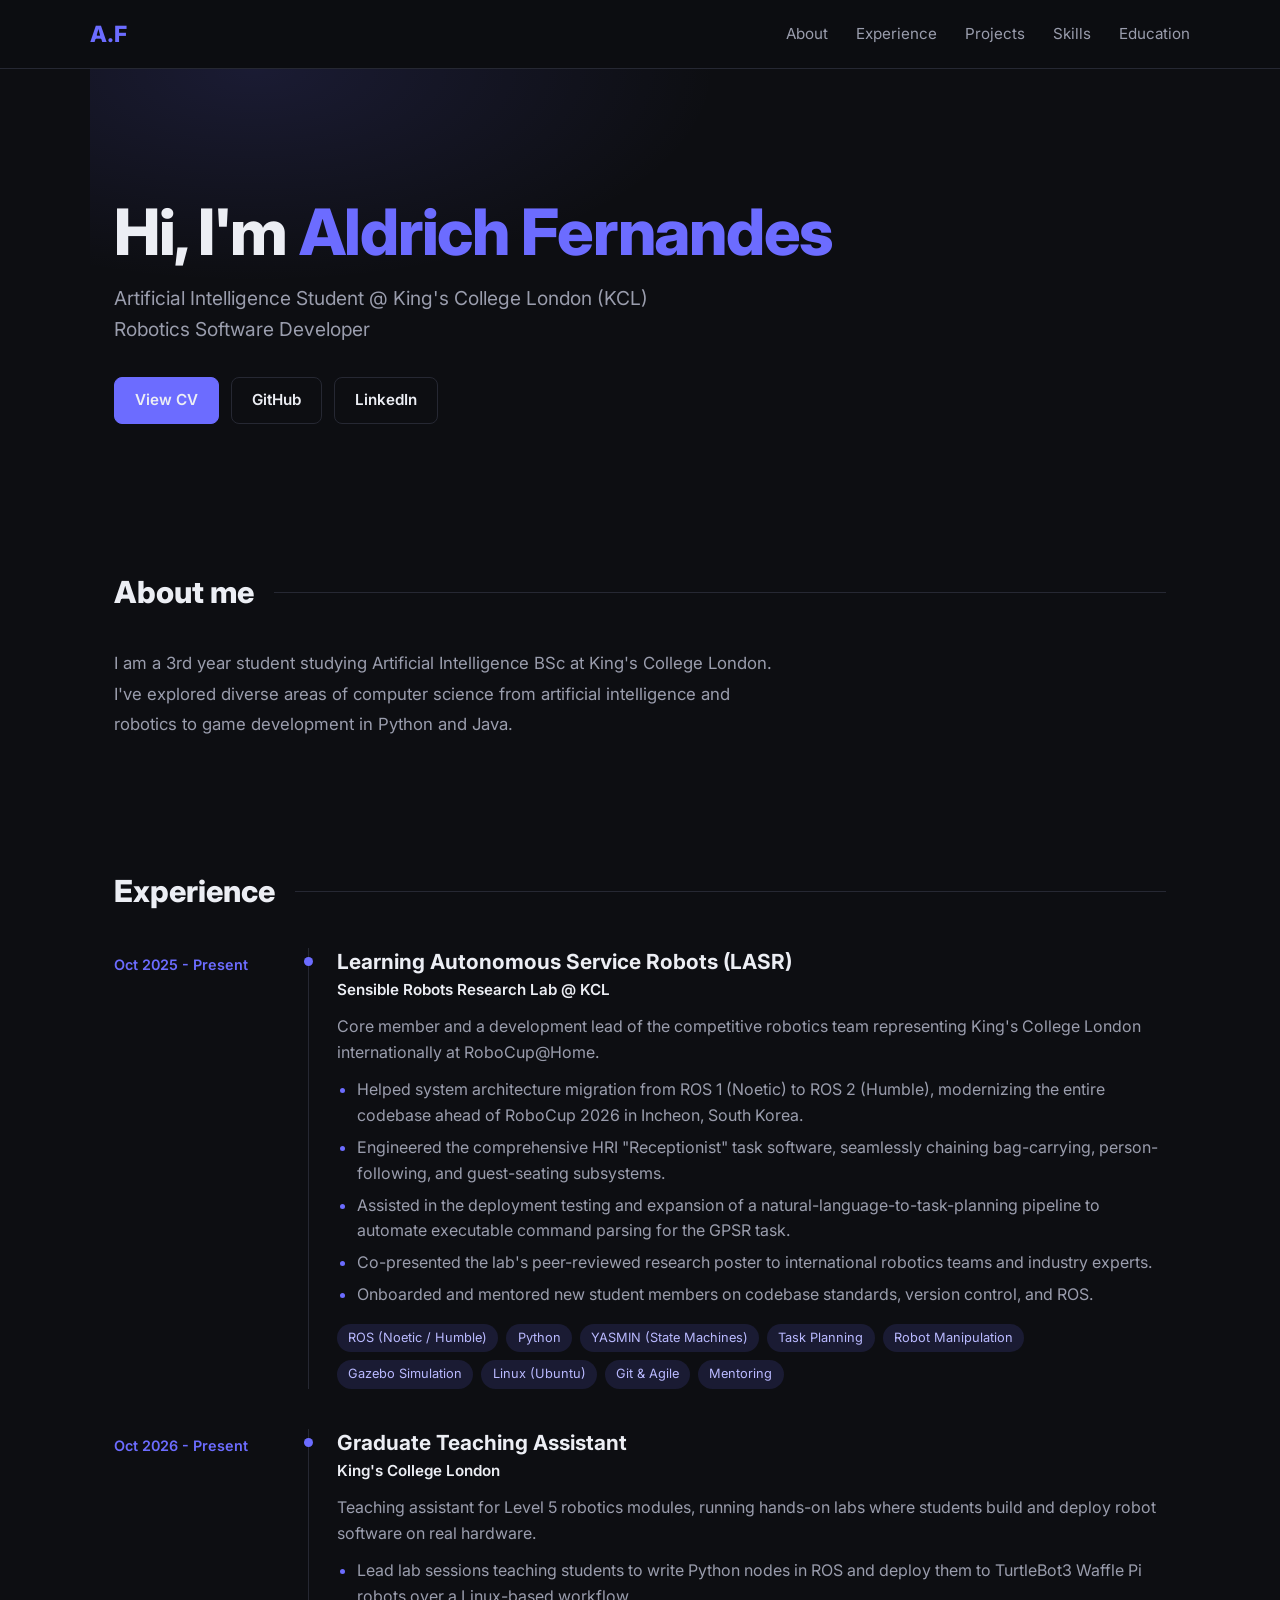
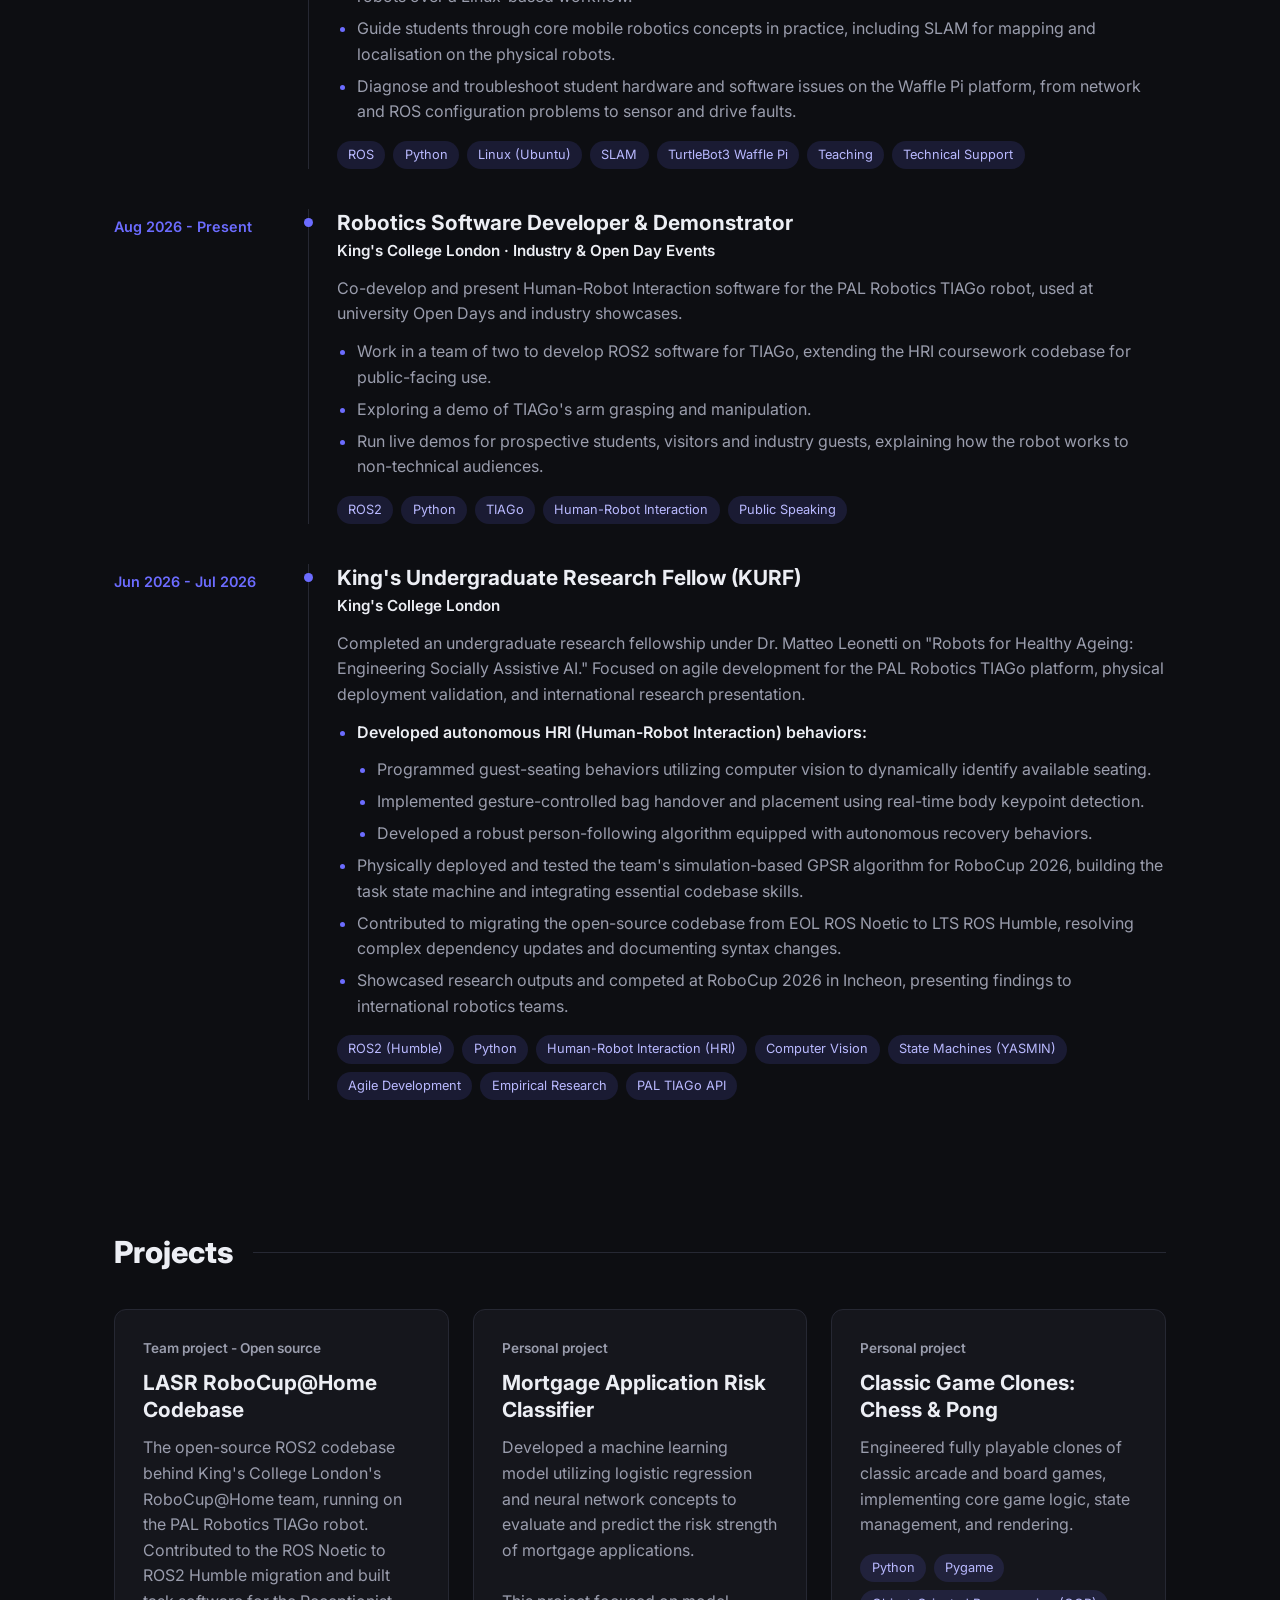
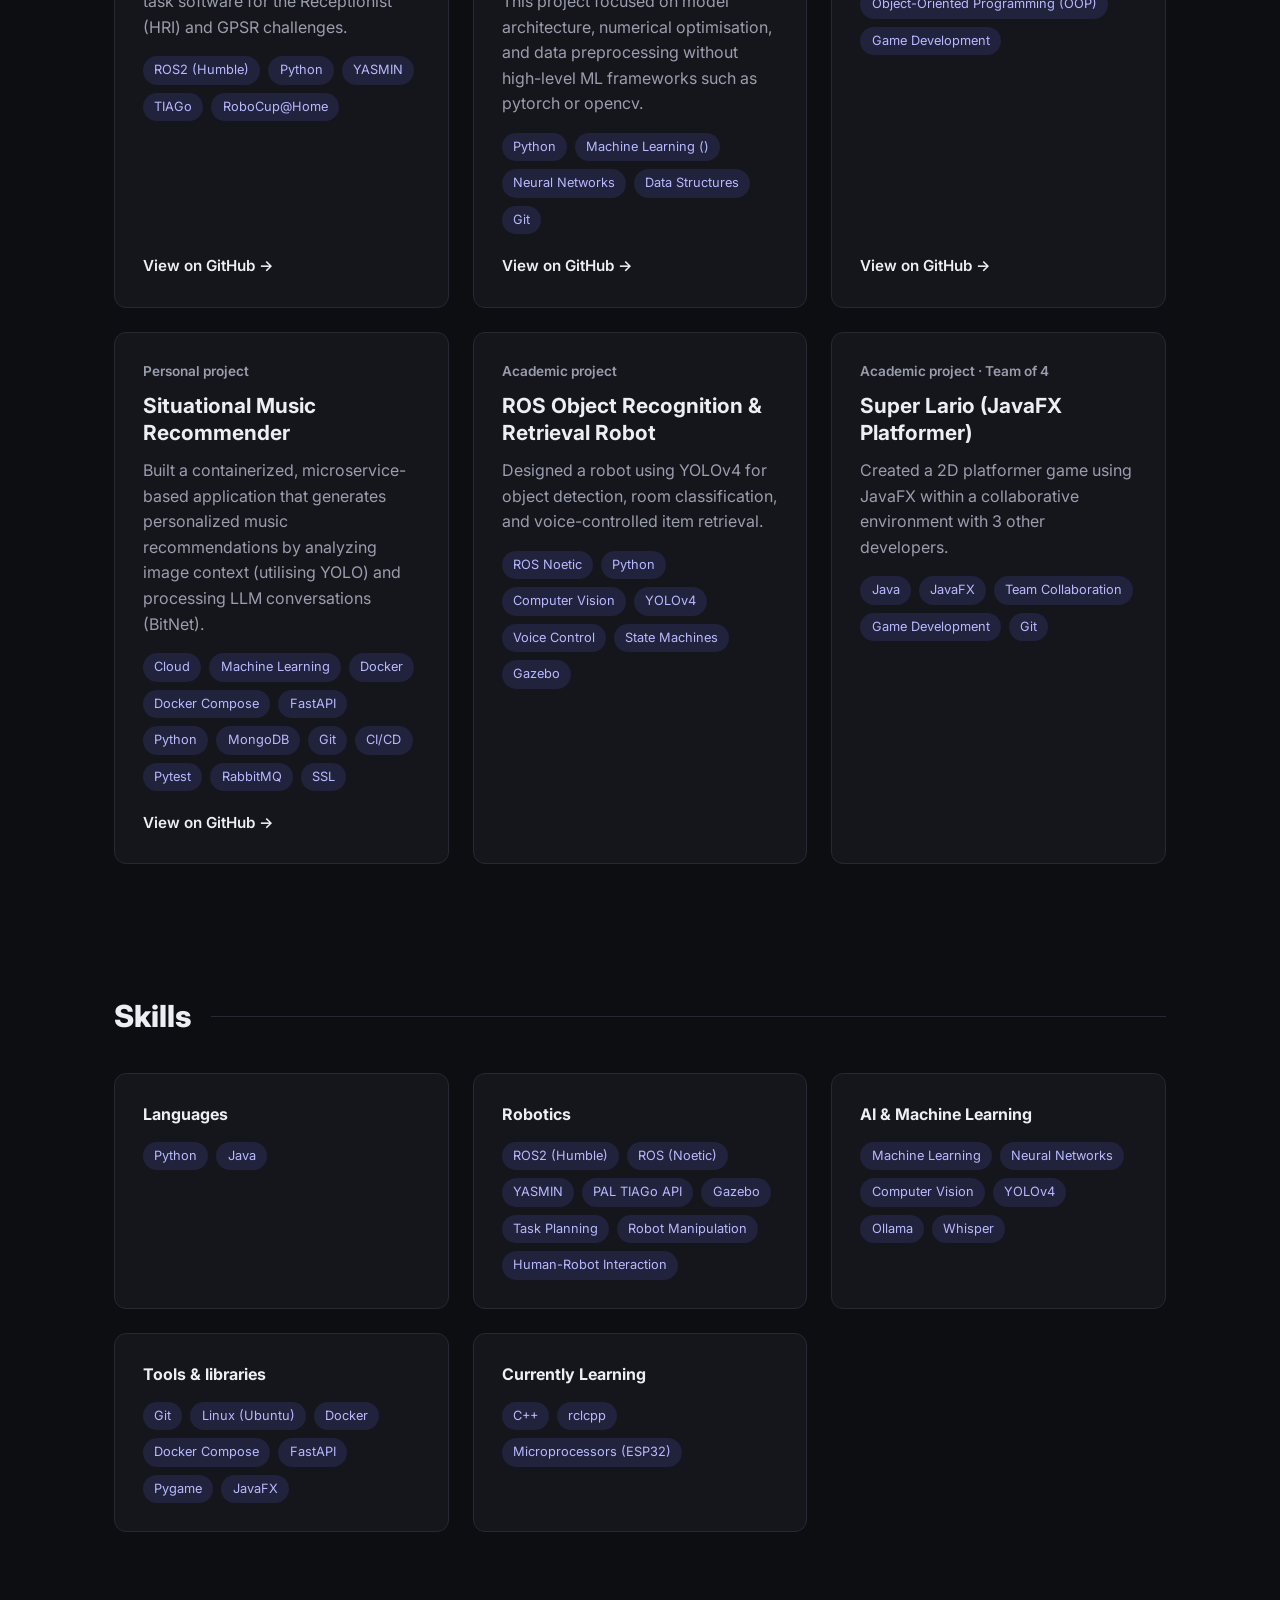
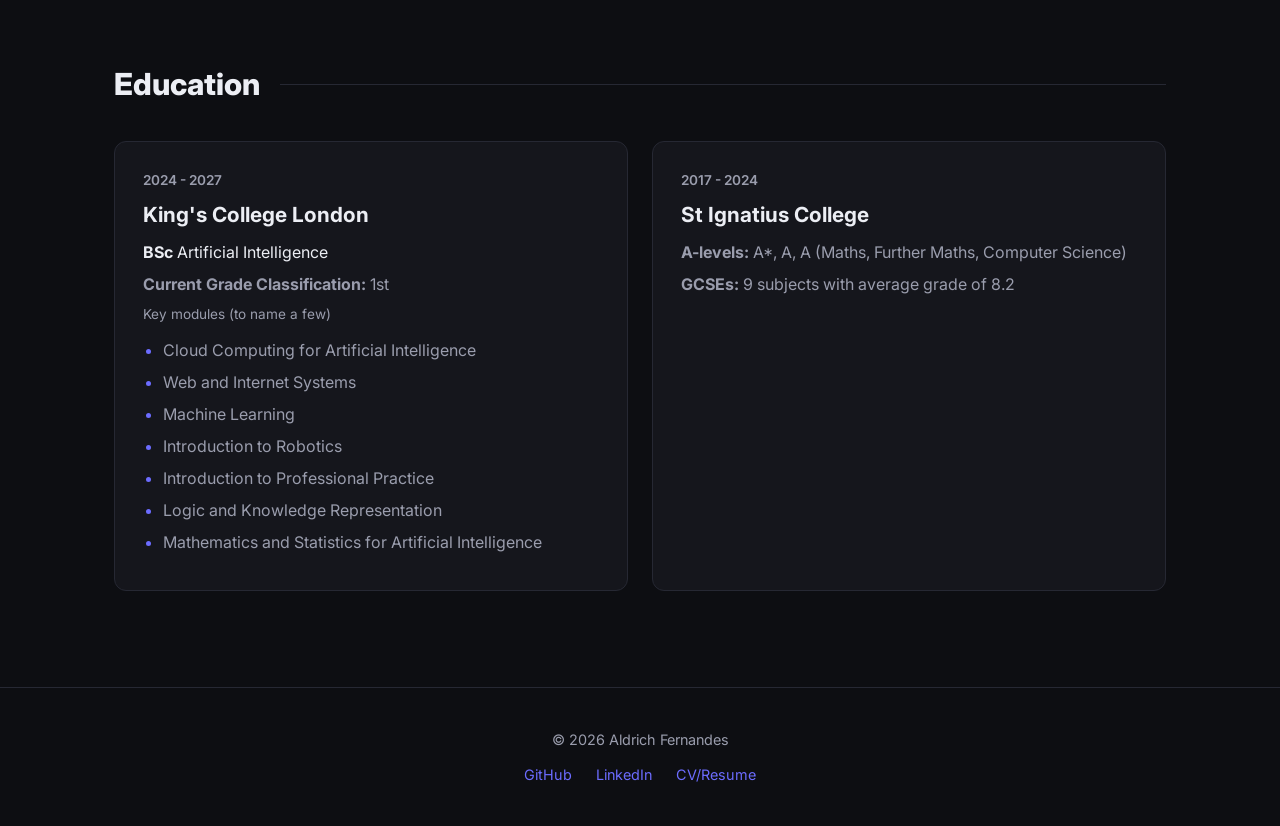
<file: index.html>
<!DOCTYPE html>
<html lang="en">

<head>
  <meta charset="UTF-8" />
  <meta name="viewport" content="width=device-width, initial-scale=1.0" />
  <meta name="description" content="Aldrich Fernandes, Artificial Intelligence student at King's College London working on robotics and machine learning." />
  <title>Aldrich Fernandes | Portfolio</title>

  <link rel="stylesheet" href="style.css" />
  <link rel="preconnect" href="https://fonts.googleapis.com">
  <link rel="preconnect" href="https://fonts.gstatic.com" crossorigin>
  <link href="https://fonts.googleapis.com/css2?family=Inter:wght@300;400;600;800&display=swap" rel="stylesheet">
</head>

<body>
  <header>
    <nav class="navbar">
      <a href="#top" class="logo">A.F</a>
      <ul class="nav-links">
        <li><a href="#about">About</a></li>
        <li><a href="#experience">Experience</a></li>
        <li><a href="#projects">Projects</a></li>
        <li><a href="#skills">Skills</a></li>
        <li><a href="#education">Education</a></li>
      </ul>
    </nav>
  </header>

  <main id="top">
    <section class="hero">
      <h1>Hi, I'm <span>Aldrich Fernandes</span></h1>
      <p>Artificial Intelligence Student @ King's College London (KCL) <br>Robotics Software Developer</p>
      <div class="hero-actions">
        <a class="btn btn-primary" href="assets/CV/CV.pdf">View CV</a>
        <a class="btn" href="https://github.com/Aldrich-Fernandes">GitHub</a>
        <a class="btn" href="https://www.linkedin.com/in/aldrich-fernandes-31b764256/">LinkedIn</a>
      </div>
    </section>

    <section id="about">
      <h2 class="section-title">About me</h2>
      <p class="section-text">
        I am a 3rd year student studying Artificial Intelligence BSc at King's College London.
        I've explored diverse areas of computer science from artificial intelligence and robotics to game development in Python and Java.
      </p>
    </section>

    <section id="experience">
      <h2 class="section-title">Experience</h2>
      <div class="timeline">

        <article class="job">
          <p class="job-date">Oct 2025 - Present</p>
          <div class="job-body">
            <h3>Learning Autonomous Service Robots (LASR)</h3>
            <p class="job-org">Sensible Robots Research Lab @ KCL</p>
            <p>Core member and a development lead of the competitive robotics team representing King's College London internationally at RoboCup@Home.</p>
            <ul class="bullets">
              <li>Helped system architecture migration from ROS 1 (Noetic) to ROS 2 (Humble), modernizing the entire codebase ahead of RoboCup 2026 in Incheon, South Korea.</li>
              <li>Engineered the comprehensive HRI "Receptionist" task software, seamlessly chaining bag-carrying, person-following, and guest-seating subsystems.</li>
              <li>Assisted in the deployment testing and expansion of a natural-language-to-task-planning pipeline to automate executable command parsing for the GPSR task.</li>
              <li>Co-presented the lab's peer-reviewed research poster to international robotics teams and industry experts.</li>
              <li>Onboarded and mentored new student members on codebase standards, version control, and ROS.</li>
            </ul>
            <ul class="tags">
              <li>ROS (Noetic / Humble)</li><li>Python</li><li>YASMIN (State Machines)</li><li>Task Planning</li><li>Robot Manipulation</li><li>Gazebo Simulation</li><li>Linux (Ubuntu)</li><li>Git &amp; Agile</li><li>Mentoring</li>
            </ul>
          </div>
        </article>

        <article class="job">
          <p class="job-date">Oct 2026 - Present</p>
          <div class="job-body">
            <h3>Graduate Teaching Assistant</h3>
            <p class="job-org">King's College London</p>
            <p>Teaching assistant for Level 5 robotics modules, running hands-on labs where students build and deploy robot software on real hardware.</p>
            <ul class="bullets">
              <li>Lead lab sessions teaching students to write Python nodes in ROS and deploy them to TurtleBot3 Waffle Pi robots over a Linux-based workflow.</li>
              <li>Guide students through core mobile robotics concepts in practice, including SLAM for mapping and localisation on the physical robots.</li>
              <li>Diagnose and troubleshoot student hardware and software issues on the Waffle Pi platform, from network and ROS configuration problems to sensor and drive faults.</li>
            </ul>
            <ul class="tags">
              <li>ROS</li><li>Python</li><li>Linux (Ubuntu)</li><li>SLAM</li><li>TurtleBot3 Waffle Pi</li><li>Teaching</li><li>Technical Support</li>
            </ul>
          </div>
        </article>

        <article class="job">
          <p class="job-date">Aug 2026 - Present</p>
          <div class="job-body">
            <h3>Robotics Software Developer &amp; Demonstrator</h3>
            <p class="job-org">King's College London · Industry &amp; Open Day Events</p>
            <p>Co-develop and present Human-Robot Interaction software for the PAL Robotics TIAGo robot, used at university Open Days and industry showcases.</p>
            <ul class="bullets">
              <li>Work in a team of two to develop ROS2 software for TIAGo, extending the HRI coursework codebase for public-facing use.</li>
              <li>Exploring a demo of TIAGo's arm grasping and manipulation.</li>
              <li>Run live demos for prospective students, visitors and industry guests, explaining how the robot works to non-technical audiences.</li>
            </ul>
            <ul class="tags">
              <li>ROS2</li><li>Python</li><li>TIAGo</li><li>Human-Robot Interaction</li><li>Public Speaking</li>
            </ul>
          </div>
        </article>

        <article class="job">
          <p class="job-date">Jun 2026 - Jul 2026</p>
          <div class="job-body">
            <h3>King's Undergraduate Research Fellow (KURF)</h3>
            <p class="job-org">King's College London</p>
            <p>Completed an undergraduate research fellowship under Dr. Matteo Leonetti on "Robots for Healthy Ageing: Engineering Socially Assistive AI." Focused on agile development for the PAL Robotics TIAGo platform, physical deployment validation, and international research presentation.</p>
            <ul class="bullets">
              <li>
                <strong>Developed autonomous HRI (Human-Robot Interaction) behaviors:</strong>
                <ul class="bullets">
                  <li>Programmed guest-seating behaviors utilizing computer vision to dynamically identify available seating.</li>
                  <li>Implemented gesture-controlled bag handover and placement using real-time body keypoint detection.</li>
                  <li>Developed a robust person-following algorithm equipped with autonomous recovery behaviors.</li>
                </ul>
              </li>
              <li>Physically deployed and tested the team's simulation-based GPSR algorithm for RoboCup 2026, building the task state machine and integrating essential codebase skills.</li>
              <li>Contributed to migrating the open-source codebase from EOL ROS Noetic to LTS ROS Humble, resolving complex dependency updates and documenting syntax changes.</li>
              <li>Showcased research outputs and competed at RoboCup 2026 in Incheon, presenting findings to international robotics teams.</li>
            </ul>
            <ul class="tags">
              <li>ROS2 (Humble)</li><li>Python</li><li>Human-Robot Interaction (HRI)</li><li>Computer Vision</li><li>State Machines (YASMIN)</li><li>Agile Development</li><li>Empirical Research</li><li>PAL TIAGo API</li>
            </ul>
          </div>
        </article>

      </div>
    </section>

    <section id="projects">
      <h2 class="section-title">Projects</h2>
      <div class="project-grid">

        <article class="project">
          <p class="project-meta">Team project - Open source</p>
          <h3>LASR RoboCup@Home Codebase</h3>
          <p>The open-source ROS2 codebase behind King's College London's RoboCup@Home team, running on the PAL Robotics TIAGo robot. Contributed to the ROS Noetic to ROS2 Humble migration and built task software for the Receptionist (HRI) and GPSR challenges.</p>
          <ul class="tags">
            <li>ROS2 (Humble)</li><li>Python</li><li>YASMIN</li><li>TIAGo</li><li>RoboCup@Home</li>
          </ul>
          <a href="https://github.com/LASR-at-Home/Base" class="project-link">View on GitHub</a>
        </article>

        <article class="project">
          <p class="project-meta">Personal project</p>
          <h3>Mortgage Application Risk Classifier</h3>
          <p>Developed a machine learning model utilizing logistic regression and neural network concepts to evaluate and predict the risk strength of mortgage applications.</p>
          <p><br>This project focused on model architecture, numerical optimisation, and data preprocessing without high-level ML frameworks such as pytorch or opencv.</p>
          <ul class="tags">
            <li>Python</li><li>Machine Learning ()</li><li>Neural Networks</li><li>Data Structures</li><li>Git</li>
          </ul>
          <a href="https://github.com/Aldrich-Fernandes/LoanApproval" class="project-link">View on GitHub</a>
        </article>

        <article class="project">
          <p class="project-meta">Personal project</p>
          <h3>Classic Game Clones: Chess &amp; Pong</h3>
          <p>Engineered fully playable clones of classic arcade and board games, implementing core game logic, state management, and rendering.</p>
          <ul class="tags">
            <li>Python</li><li>Pygame</li><li>Object-Oriented Programming (OOP)</li><li>Game Development</li>
          </ul>
          <a href="https://github.com/Aldrich-Fernandes/Chess" class="project-link">View on GitHub</a>
        </article>

        <article class="project">
          <p class="project-meta">Personal project</p>
          <h3>Situational Music Recommender</h3>
          <p>Built a containerized, microservice-based application that generates personalized music recommendations by analyzing image context (utilising YOLO) and processing LLM conversations (BitNet).</p>
          <ul class="tags">
            <li>Cloud</li><li>Machine Learning</li><li>Docker</li><li>Docker Compose</li><li>FastAPI</li><li>Python</li><li>MongoDB</li><li>Git</li><li>CI/CD</li><li>Pytest</li><li>RabbitMQ</li><li>SSL</li>
          </ul>
          <a href="https://github.com/Aldrich-Fernandes/situational-music-recommender" class="project-link">View on GitHub</a>
        </article>

        <article class="project">
          <p class="project-meta">Academic project</p>
          <h3>ROS Object Recognition &amp; Retrieval Robot</h3>
          <p>Designed a robot using YOLOv4 for object detection, room classification, and voice-controlled item retrieval.</p>
          <ul class="tags">
            <li>ROS Noetic</li><li>Python</li><li>Computer Vision</li><li>YOLOv4</li><li>Voice Control</li><li>State Machines</li><li>Gazebo</li>
          </ul>
        </article>

        <article class="project">
          <p class="project-meta">Academic project · Team of 4</p>
          <h3>Super Lario (JavaFX Platformer)</h3>
          <p>Created a 2D platformer game using JavaFX within a collaborative environment with 3 other developers.</p>
          <ul class="tags">
            <li>Java</li><li>JavaFX</li><li>Team Collaboration</li><li>Game Development</li><li>Git</li>
          </ul>
          <!-- <a href="https://github.com/Aldrich-Fernandes/Super-Lario" class="project-link">View on GitHub</a> -->
        </article>

      </div>
    </section>

    <section id="skills">
      <h2 class="section-title">Skills</h2>
      <div class="skills-grid">

        <div class="skill-group">
          <h3>Languages</h3>
          <ul class="tags">
            <li>Python</li>
            <li>Java</li>
          </ul>
        </div>

        <div class="skill-group">
          <h3>Robotics</h3>
          <ul class="tags">
            <li>ROS2 (Humble)</li><li>ROS (Noetic)</li><li>YASMIN</li><li>PAL TIAGo API</li><li>Gazebo</li><li>Task Planning</li><li>Robot Manipulation</li><li>Human-Robot Interaction</li>
          </ul>
        </div>

        <div class="skill-group">
          <h3>AI &amp; Machine Learning</h3>
          <ul class="tags">
            <li>Machine Learning</li><li>Neural Networks</li><li>Computer Vision</li><li>YOLOv4</li><li>Ollama</li><li>Whisper</li>
          </ul>
        </div>

        <div class="skill-group">
          <h3>Tools &amp; libraries</h3>
          <ul class="tags">
            <li>Git</li><li>Linux (Ubuntu)</li><li>Docker</li><li>Docker Compose</li><li>FastAPI</li><li>Pygame</li><li>JavaFX</li>
          </ul>
        </div>

        
        <div class="skill-group">
          <h3>Currently Learning</h3>
          <ul class="tags">
            <li>C++</li><li>rclcpp</li><li>Microprocessors (ESP32)</li>
          </ul>
        </div>
      

      </div>
    </section>

    <section id="education">
      <h2 class="section-title">Education</h2>
      <div class="edu-grid">

        <article class="edu">
          <p class="project-meta">2024 - 2027</p>
          <h3>King's College London</h3>
          <p class="edu-degree"><strong>BSc</strong> Artificial Intelligence</p>
          <p><strong>Current Grade Classification:</strong> 1st</p>
          <p class="edu-label">Key modules (to name a few)</p>
          <ul class="bullets">
            <li>Cloud Computing for Artificial Intelligence</li>
            <li>Web and Internet Systems</li>
            <li>Machine Learning</li>
            <li>Introduction to Robotics</li>
            <li>Introduction to Professional Practice</li>
            <li>Logic and Knowledge Representation</li>
            <li>Mathematics and Statistics for Artificial Intelligence</li>
          </ul>
        </article>

        <article class="edu">
          <p class="project-meta">2017 - 2024</p>
          <h3>St Ignatius College</h3>
          <p><strong>A-levels:</strong> A*, A, A (Maths, Further Maths, Computer Science)</p>
          <p><strong>GCSEs:</strong> 9 subjects with average grade of 8.2</p>
        </article>

      </div>
    </section>
  </main>

  <footer>
    <p>© 2026 Aldrich Fernandes</p>
    <nav class="footer-links" aria-label="Footer">
      <a href="https://github.com/Aldrich-Fernandes">GitHub</a>
      <a href="https://www.linkedin.com/in/aldrich-fernandes-31b764256/">LinkedIn</a>
      <a href="assets/CV/CV.pdf">CV/Resume</a>
    </nav>
  </footer>
</body>
</html>
</file>
<file: style.css>
/* ======================================
   Global Variables
====================================== */
:root {
  --color-bg: #0d0e12;              /* Main background */
  --color-surface: #15161c;         /* Cards */
  --color-border: #262833;          /* Card and divider borders */
  --color-text: #eceef4;            /* Default text */
  --color-muted: #9a9dad;           /* Paragraphs and content */
  --color-accent: #6c6cff;          /* Highlights and emphasis */
  --color-accent-soft: rgba(108, 108, 255, 0.14);

  --font-main: 'Inter', system-ui, sans-serif;
  --radius: 12px;
}

/* ======================================
   Global Styles
====================================== */
* {
  margin: 0;
  padding: 0;
  box-sizing: border-box;
}

html {
  scroll-behavior: smooth;
}

body {
  font-family: var(--font-main);
  background-color: var(--color-bg);
  color: var(--color-text);
  line-height: 1.6;
}

a:focus-visible {
  outline: 2px solid var(--color-accent);
  outline-offset: 3px;
  border-radius: 4px;
}

section {
  padding: 4rem 1.5rem;
  max-width: 1100px;
  margin: 0 auto;
  scroll-margin-top: 60px;
}

.section-title {
  display: flex;
  align-items: center;
  gap: 1.25rem;
  font-size: 1.9rem;
  font-weight: 800;
  margin-bottom: 2rem;
}

/* Divider line that runs to the edge of the section */
.section-title::after {
  content: "";
  flex: 1;
  height: 1px;
  background: var(--color-border);
}

.section-text {
  font-size: 1.05rem;
  color: var(--color-muted);
  max-width: 680px;
  line-height: 1.8;
}

/* ======================================
   Navbar
====================================== */
header {
  background: rgba(13, 14, 18, 0.75);
  border-bottom: 1px solid var(--color-border);
  padding: 1rem 1.5rem;
  position: sticky;
  top: 0;
  z-index: 100;
  backdrop-filter: blur(12px);
}

.navbar {
  display: flex;
  justify-content: space-between;
  align-items: center;
  max-width: 1100px;
  margin: 0 auto;
}

.logo {
  font-weight: 800;
  font-size: 1.4rem;
  color: var(--color-accent);
  text-decoration: none;
}

.nav-links {
  display: flex;
  gap: 1.75rem;
  list-style: none;
}

.nav-links a {
  color: var(--color-muted);
  text-decoration: none;
  font-size: 0.95rem;
  transition: color 0.2s ease;
}

.nav-links a:hover {
  color: var(--color-text);
}

/* ======================================
   Hero
====================================== */
.hero {
  max-width: 1100px;
  padding-top: 8rem;
  padding-bottom: 5rem;
  background: radial-gradient(ellipse 60% 70% at 15% 0%, var(--color-accent-soft), transparent 70%);
}

.hero h1 {
  font-size: clamp(2.4rem, 6vw, 4rem);
  font-weight: 800;
  line-height: 1.1;
  letter-spacing: -0.02em;
}

.hero h1 span {
  color: var(--color-accent);
}

.hero p {
  margin-top: 1rem;
  color: var(--color-muted);
  font-size: 1.2rem;
}

.hero-actions {
  display: flex;
  flex-wrap: wrap;
  gap: 0.75rem;
  margin-top: 2rem;
}

.btn {
  display: inline-block;
  padding: 0.65rem 1.25rem;
  border: 1px solid var(--color-border);
  border-radius: 8px;
  color: var(--color-text);
  text-decoration: none;
  font-weight: 600;
  font-size: 0.95rem;
  transition: border-color 0.2s ease, background 0.2s ease;
}

.btn:hover {
  border-color: var(--color-accent);
}

.btn-primary {
  background: var(--color-accent);
  border-color: var(--color-accent);
}

.btn-primary:hover {
  background: #8080ff;
  border-color: #8080ff;
}

/* ======================================
   Shared: tags and text lists
====================================== */
.tags {
  display: flex;
  flex-wrap: wrap;
  gap: 0.5rem;
  list-style: none;
  margin-top: 1rem;
}

.tags li {
  padding: 0.25rem 0.7rem;
  border-radius: 999px;
  background: var(--color-accent-soft);
  color: #b9b9ff;
  font-size: 0.8rem;
  font-weight: 400;
}

.bullets {
  list-style: disc;
  padding-left: 1.25rem;
  margin-top: 0.75rem;
  color: var(--color-muted);
}

.bullets li {
  margin-bottom: 0.4rem;
}

.bullets li::marker {
  color: var(--color-accent);
}

.bullets strong {
  color: var(--color-text);
  font-weight: 600;
}

/* ======================================
   Experience timeline
====================================== */
.timeline {
  display: grid;
  gap: 2.5rem;
}

.job {
  display: grid;
  grid-template-columns: 170px 1fr;
  gap: 1.5rem;
}

.job-date {
  color: var(--color-accent);
  font-weight: 600;
  font-size: 0.9rem;
  padding-top: 0.35rem;
}

.job-body {
  border-left: 1px solid var(--color-border);
  padding-left: 1.75rem;
  position: relative;
}

/* Dot on the timeline line */
.job-body::before {
  content: "";
  position: absolute;
  left: -5px;
  top: 0.55rem;
  width: 9px;
  height: 9px;
  border-radius: 50%;
  background: var(--color-accent);
}

.job-body h3 {
  font-size: 1.3rem;
  line-height: 1.3;
}

.job-org {
  color: var(--color-text);
  font-weight: 600;
  font-size: 0.95rem;
  margin: 0.2rem 0 0.75rem;
}

.job-body > p:not(.job-org) {
  color: var(--color-muted);
}

/* ======================================
   Projects, Skills and Education cards
====================================== */
.project-grid {
  display: grid;
  grid-template-columns: repeat(auto-fit, minmax(320px, 1fr));
  gap: 1.5rem;
}

.skills-grid {
  display: grid;
  grid-template-columns: repeat(auto-fit, minmax(280px, 1fr));
  gap: 1.5rem;
}

.edu-grid {
  display: grid;
  grid-template-columns: repeat(auto-fit, minmax(320px, 1fr));
  gap: 1.5rem;
}

.project,
.skill-group,
.edu {
  background: var(--color-surface);
  border: 1px solid var(--color-border);
  border-radius: var(--radius);
  padding: 1.75rem;
  display: flex;
  flex-direction: column;
}

.project {
  transition: border-color 0.2s ease;
}

.project:hover {
  border-color: var(--color-accent);
}

.project-meta {
  color: var(--color-accent);
  font-size: 0.85rem;
  font-weight: 600;
  margin-bottom: 0.6rem;
}

.project h3,
.edu h3 {
  font-size: 1.3rem;
  line-height: 1.3;
  margin-bottom: 0.75rem;
}

.project p,
.edu p {
  color: var(--color-muted);
}

.edu p + p {
  margin-top: 0.4rem;
}

.edu-degree {
  color: var(--color-text) !important;
}

.edu-label {
  margin-top: 1.25rem;
  font-size: 0.85rem;
}

.project .tags {
  margin-bottom: 1.25rem;
}

/* Keeps the link pinned to the bottom so cards in a row line up */
.project-link {
  margin-top: auto;
  color: var(--color-text);
  font-weight: 600;
  font-size: 0.95rem;
  text-decoration: none;
  transition: color 0.2s ease;
}

.project-link::after {
  content: " →";
}

.project-link:hover {
  color: var(--color-accent);
}

.skill-group h3 {
  font-size: 1rem;
  margin-bottom: 0;
}

.skill-group .tags {
  margin-top: 0.9rem;
}

/* ======================================
   Footer
====================================== */
footer {
  text-align: center;
  padding: 2.5rem 1.5rem;
  font-size: 0.9rem;
  color: var(--color-muted);
  border-top: 1px solid var(--color-border);
  margin-top: 2rem;
}

.footer-links {
  display: flex;
  justify-content: center;
  gap: 1.5rem;
  margin-top: 0.75rem;
}

.footer-links a {
  color: var(--color-accent);
  text-decoration: none;
}

.footer-links a:hover {
  text-decoration: underline;
}

/* ======================================
   Responsive
====================================== */
@media (max-width: 768px) {
  section {
    padding: 3rem 1.25rem;
  }

  .hero {
    padding-top: 5rem;
  }

  .nav-links {
    gap: 1rem;
  }

  .nav-links a {
    font-size: 0.85rem;
  }

  .job {
    grid-template-columns: 1fr;
    gap: 0.5rem;
  }

  .job-date {
    padding-left: 1.75rem;
  }

  .project-grid,
  .edu-grid {
    grid-template-columns: 1fr;
  }
}

@media (max-width: 520px) {
  .logo {
    display: none;
  }

  .navbar {
    justify-content: center;
  }
}

@media (prefers-reduced-motion: reduce) {
  html {
    scroll-behavior: auto;
  }

  * {
    transition: none !important;
  }
}
</file>
